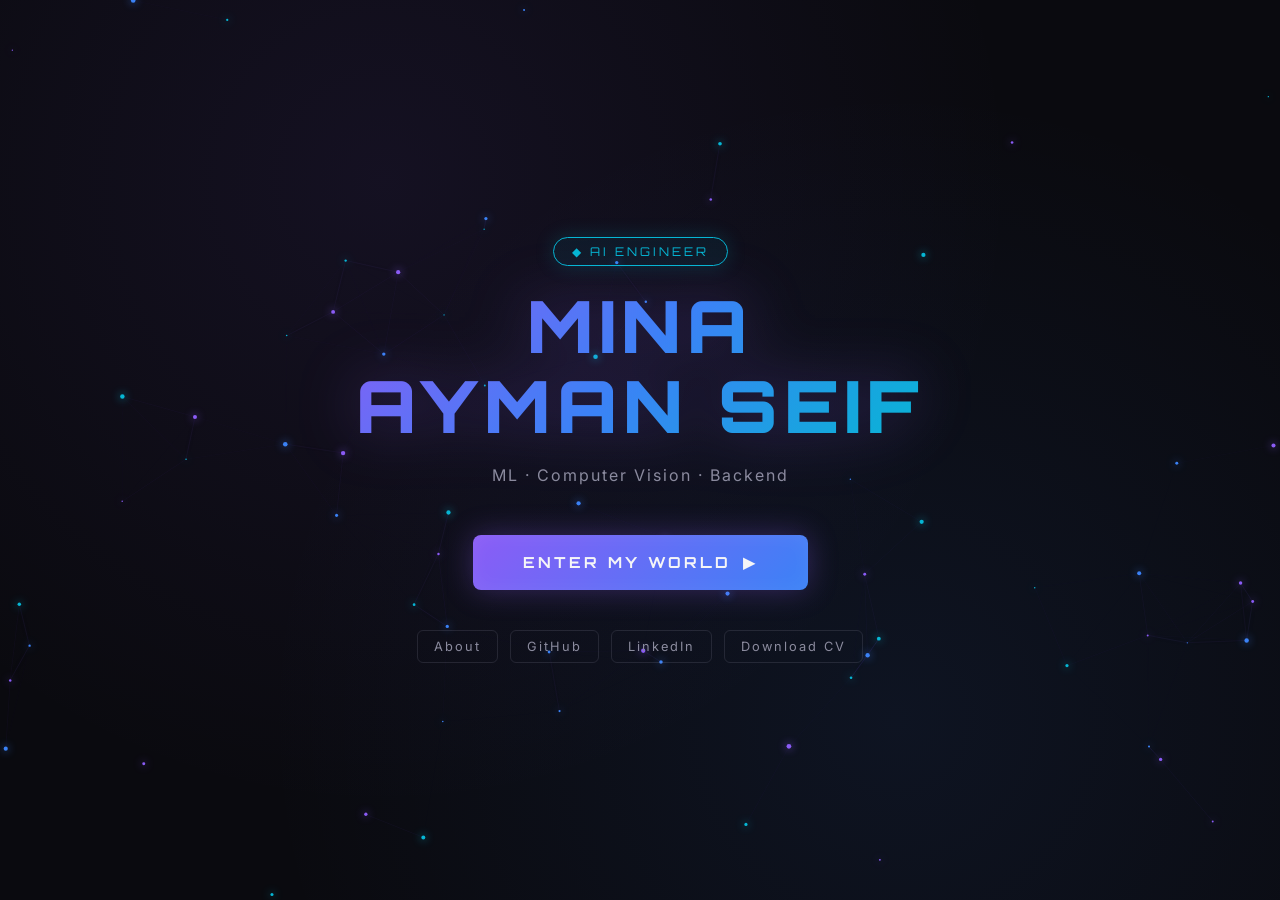
<file: frontend/index.html>
<!DOCTYPE html>
<html lang="en">

<head>
  <meta charset="UTF-8">
  <meta name="viewport" content="width=device-width, initial-scale=1.0">
  <title>Mina Ayman Seif | AI Engineer</title>

  <!-- SEO -->
  <meta name="description"
    content="Mina Ayman Seif — AI Engineer specializing in Machine Learning, Computer Vision, and Backend Development. Interactive 3D portfolio.">
  <meta name="author" content="Mina Ayman Seif">
  <meta name="keywords"
    content="AI Engineer, Machine Learning, Computer Vision, Deep Learning, Python, FastAPI, Three.js, Portfolio">

  <!-- Open Graph -->
  <meta property="og:title" content="Mina Ayman Seif | AI Engineer">
  <meta property="og:description" content="Interactive 3D Portfolio — Explore my world of AI projects">
  <meta property="og:type" content="website">
  <meta property="og:url" content="https://portfolio-game-frontend.vercel.app/">
  <meta property="og:image" content="https://portfolio-game-frontend.vercel.app/preview.png">

  <!-- Twitter -->
  <meta name="twitter:card" content="summary_large_image">
  <meta name="twitter:title" content="Mina Ayman Seif | AI Engineer">
  <meta name="twitter:description" content="Interactive 3D Portfolio — Explore my world of AI projects">

  <!-- Theme Color -->
  <meta name="theme-color" content="#0A0A0F">

  <!-- Favicon -->
  <link rel="icon" type="image/svg+xml" href="favicon.svg">
  <link rel="manifest" href="manifest.json">

  <!-- Google Fonts -->
  <link rel="preconnect" href="https://fonts.googleapis.com">
  <link href="https://fonts.googleapis.com/css2?family=Orbitron:wght@700;900&family=Inter:wght@300;400;600&display=swap"
    rel="stylesheet">

  <!-- CSS -->
  <link rel="stylesheet" href="css/style.css">
</head>

<body>

  <main class="landing">
    <canvas id="particles"></canvas>

    <div class="content">
      <div class="badge">◆ AI ENGINEER</div>

      <h1 class="name">MINA<br>AYMAN SEIF</h1>

      <p class="subtitle">
        ML · Computer Vision · Backend
      </p>

      <button id="enterBtn" class="enter-btn">
        <span>ENTER MY WORLD</span>
        <span class="btn-icon">▶</span>
      </button>

      <div class="socials">
        <a href="about.html">About</a>
        <a href="https://github.com/MinaAyman123" target="_blank" rel="noopener">GitHub</a>
        <a href="https://www.linkedin.com/in/mina-aiman-0629a42b1/" target="_blank" rel="noopener">LinkedIn</a>
        <a href="cv.pdf" download="Mina_Ayman_CV.pdf">Download CV</a>
      </div>
    </div>
  </main>

  <script src="js/main.js"></script>
</body>

</html>
</file>
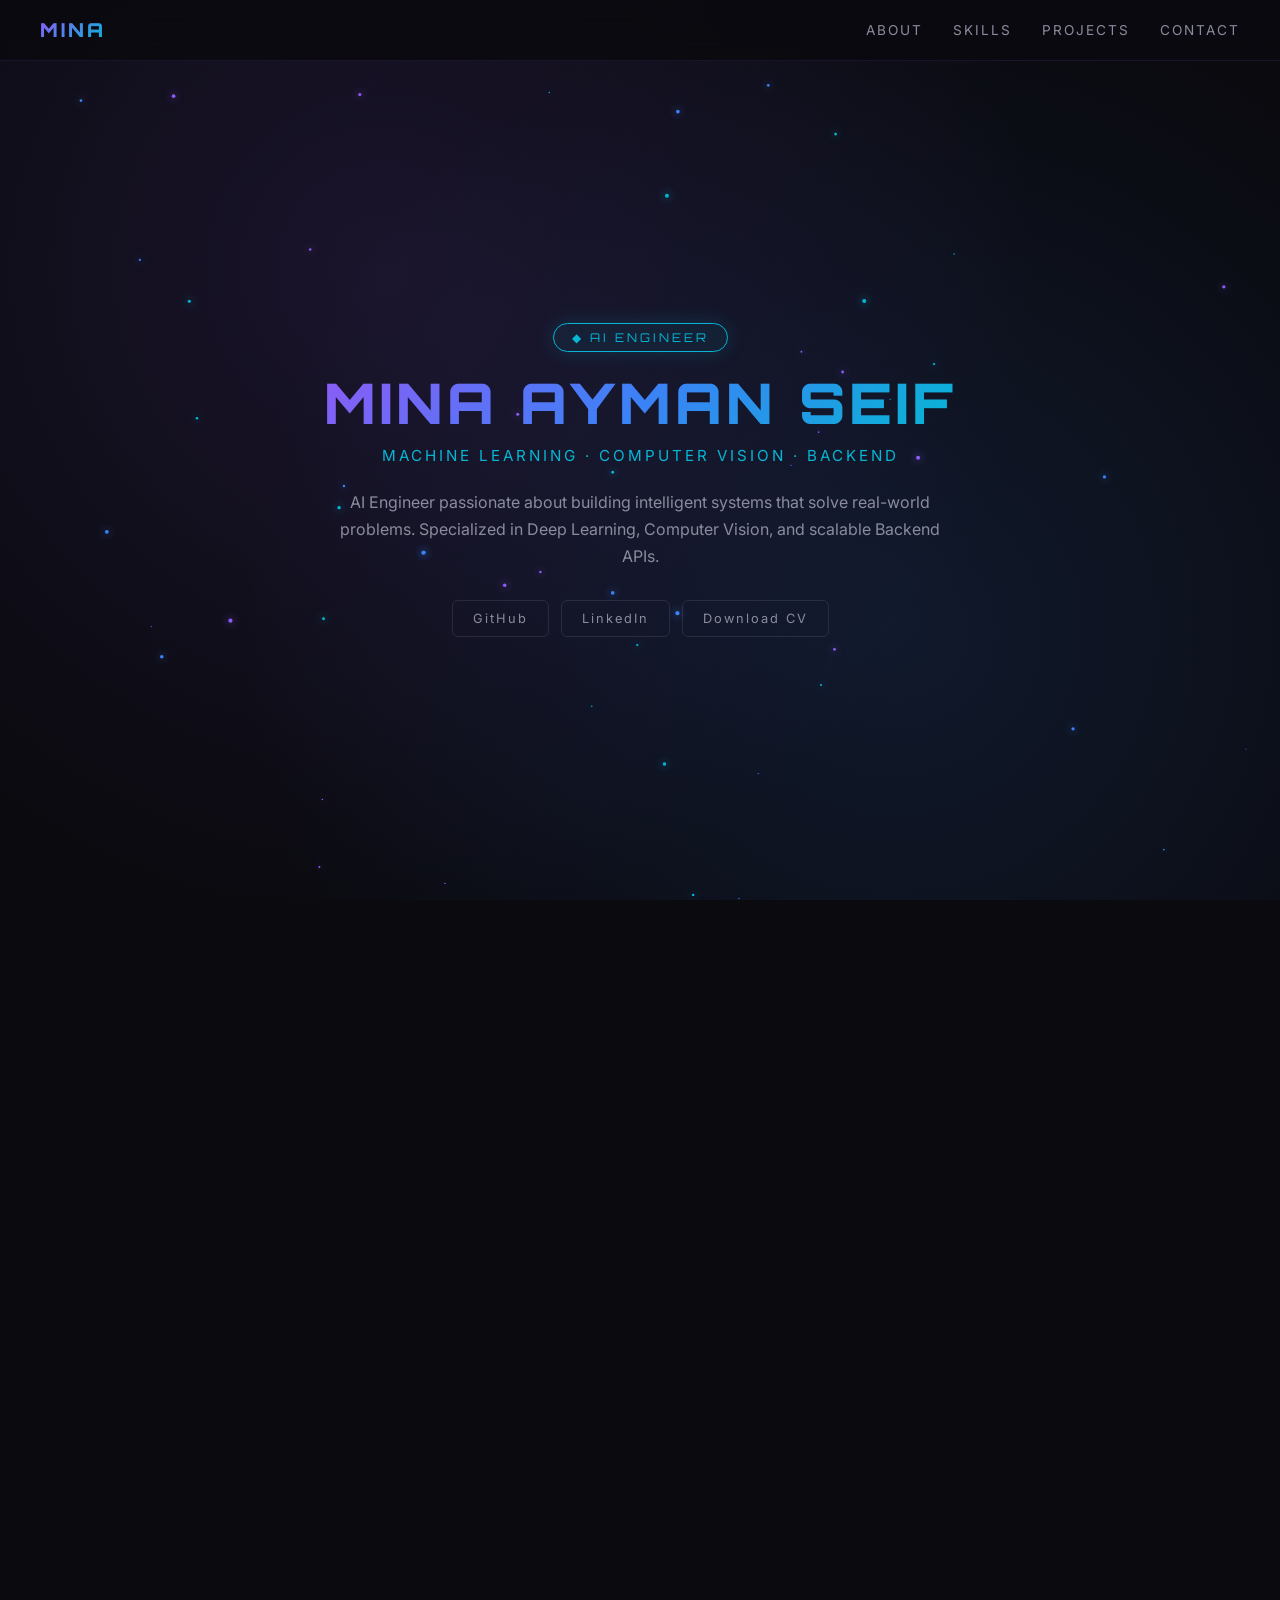
<file: frontend/about.html>
<!DOCTYPE html>
<html lang="en">

<head>
    <meta charset="UTF-8">
    <meta name="viewport" content="width=device-width, initial-scale=1.0">
    <title>About | Mina Ayman</title>
    <meta name="description"
        content="About Mina Ayman Seif — AI Engineer with expertise in Machine Learning, Computer Vision, and Backend Development.">
    <meta name="theme-color" content="#0A0A0F">
    
        <link rel="preconnect" href="https://fonts.googleapis.com">
    <link
        href="https://fonts.googleapis.com/css2?family=Orbitron:wght@400;700;900&family=Inter:wght@300;400;600;700&display=swap"
        rel="stylesheet">
    <link rel="icon" type="image/svg+xml" href="favicon.svg">
    <link rel="stylesheet" href="css/style.css">
    <link rel="stylesheet" href="css/about.css">
</head>

<body class="about-page">

    <!-- ===== NAVBAR ===== -->
    <nav class="navbar">
        <a href="index.html" class="nav-logo">MINA</a>
        <div class="nav-links">
            <a href="#about">About</a>
            <a href="#skills">Skills</a>
            <a href="#projects">Projects</a>
            <a href="#contact">Contact</a>
        </div>
    </nav>

    <!-- ===== HERO ===== -->
    <section class="about-hero">
        <canvas id="particles"></canvas>
        <div class="hero-content">
            <div class="badge">◆ AI ENGINEER</div>
            <h1 class="hero-name">MINA AYMAN SEIF</h1>
            <p class="hero-role">Machine Learning · Computer Vision · Backend</p>
            <p class="hero-bio">
                AI Engineer passionate about building intelligent systems that solve real-world problems.
                Specialized in Deep Learning, Computer Vision, and scalable Backend APIs.
            </p>

            <div class="hero-socials">
                <a href="https://github.com/MinaAyman123" target="_blank" rel="noopener">GitHub</a>
                <a href="https://www.linkedin.com/in/mina-aiman-0629a42b1/" target="_blank" rel="noopener">LinkedIn</a>
                <a href="cv.pdf" download="Mina_Ayman_CV.pdf">Download CV</a>
            </div>
        </div>
    </section>

    <!-- ===== SKILLS ===== -->
    <section id="skills" class="section">
        <h2 class="section-title">Skills</h2>
        <div id="skillsGrid" class="skills-grid">
            <div class="loading-state">Loading skills...</div>
        </div>
    </section>

    <!-- ===== PROJECTS ===== -->
    <section id="projects" class="section">
        <h2 class="section-title">Projects</h2>
        <div id="projectsGrid" class="projects-grid">
            <div class="loading-state">Loading projects...</div>
        </div>
    </section>

    <!-- ===== CONTACT ===== -->
    <section id="contact" class="section">
        <h2 class="section-title">Get In Touch</h2>
        <form id="contactForm" class="contact-form">
            <input type="text" name="name" placeholder="Your Name" required>
            <input type="email" name="email" placeholder="Your Email" required>
            <textarea name="message" placeholder="Your Message" rows="5" required></textarea>
            <button type="submit" class="submit-btn">Send Message</button>
            <p id="formStatus" class="form-status"></p>
        </form>
    </section>

    <!-- ===== FOOTER ===== -->
    <footer class="footer">
        <p>© 2026 Mina Ayman Seif — Built with ❤️</p>
    </footer>

    <script src="js/about.js"></script>
</body>

</html>
</file>
<file: frontend/css/style.css>
/* ============ RESET ============ */
* {
  margin: 0;
  padding: 0;
  box-sizing: border-box;
}

/* ============ COLORS ============ */
:root {
  --purple: #8B5CF6;
  --blue:   #3B82F6;
  --cyan:   #06B6D4;
  --bg-0:   #0A0A0F;
  --text:   #F5F5F7;
  --muted:  #8B8B9E;
}

/* ============ BASE ============ */
html, body {
  height: 100%;
  background: var(--bg-0);
  color: var(--text);
  font-family: 'Inter', sans-serif;
  overflow: hidden;
}

/* ============ LANDING ============ */
.landing {
  position: fixed;
  inset: 0;
  display: flex;
  align-items: center;
  justify-content: center;
  padding: 20px;
  overflow: hidden;

  background:
    radial-gradient(circle at 30% 20%, #8B5CF615 0%, transparent 55%),
    radial-gradient(circle at 70% 80%, #3B82F615 0%, transparent 55%),
    var(--bg-0);
}

/* Badge */
.badge {
  display: inline-block;
  padding: 6px 18px;
  font-family: 'Orbitron', sans-serif;
  font-size: 12px;
  letter-spacing: 3px;
  color: var(--cyan);
  border: 1px solid var(--cyan);
  border-radius: 20px;
  background: #06B6D410;
  box-shadow: 0 0 20px #06B6D430;
}

/* Name */
.name {
  font-family: 'Orbitron', sans-serif;
  font-weight: 900;
  font-size: clamp(2.5rem, 9vw, 5.5rem);
  letter-spacing: 6px;
  line-height: 1;

  /* Gradient text */
  background: linear-gradient(135deg, #8B5CF6 0%, #3B82F6 50%, #06B6D4 100%);
  -webkit-background-clip: text;
  -webkit-text-fill-color: transparent;
  background-clip: text;

  filter: drop-shadow(0 0 30px #8B5CF650);
}

/* Subtitle */
.subtitle {
  color: var(--muted);
  font-size: clamp(0.8rem, 2vw, 1rem);
  letter-spacing: 2px;
}

/* Button */
.enter-btn {
  margin-top: 30px;
  padding: 18px 50px;
  font-family: 'Orbitron', sans-serif;
  font-size: 0.95rem;
  font-weight: 700;
  letter-spacing: 3px;
  color: var(--text);

  background: linear-gradient(135deg, #8B5CF6, #3B82F6);
  border: none;
  border-radius: 8px;
  cursor: pointer;

  box-shadow: 0 0 30px #8B5CF650, inset 0 0 20px #ffffff10;
  transition: transform 0.3s, box-shadow 0.3s;
}

.enter-btn:hover {
  transform: translateY(-3px);
  box-shadow: 0 0 50px #8B5CF690, inset 0 0 30px #ffffff20;
}

/* ============ MOBILE ============ */
@media (max-width: 600px) {
  .name { letter-spacing: 3px; }
  .enter-btn {
    padding: 14px 35px;
    font-size: 0.8rem;
  }
}

/* ============ PARTICLES CANVAS ============ */
#particles {
  position: absolute;
  inset: 0;
  width: 100%;
  height: 100%;
  z-index: 0;
}

/* المحتوى يبقى فوق الـcanvas */
.content {
  position: relative;
  z-index: 1;
  display: flex;
  flex-direction: column;
  align-items: center;
  gap: 20px;
  animation: fadeUp 0.8s ease-out;
}

@keyframes fadeUp {
  from { opacity: 0; transform: translateY(30px); }
  to   { opacity: 1; transform: translateY(0); }
}

/* ضبط حجم الاسم عشان سطرين */
.name {
  font-size: clamp(2rem, 7vw, 4.5rem);
  text-align: center;
  line-height: 1.1;
}

/* ============ SOCIAL LINKS ============ */
.socials {
  display: flex;
  justify-content: center;
  align-items: center;
  gap: 12px;
  margin-top: 20px;
  flex-wrap: wrap;
}

.socials a {
  color: var(--muted);
  text-decoration: none;
  font-size: 0.8rem;
  letter-spacing: 2px;
  padding: 8px 16px;
  border: 1px solid #8B8B9E30;
  border-radius: 6px;
  transition: all 0.3s ease;
  position: relative;
}

.socials a::after {
  content: "";
  position: absolute;
  inset: 0;
  border-radius: 6px;
  background: linear-gradient(135deg, #8B5CF6, #3B82F6);
  opacity: 0;
  transition: opacity 0.3s;
  z-index: -1;
}

.socials a:hover {
  color: var(--text);
  border-color: transparent;
  transform: translateY(-2px);
  box-shadow: 0 0 20px #8B5CF650;
}

.socials a:hover::after {
  opacity: 1;
}

/* ============ BUTTON ANIMATION ============ */
.enter-btn {
  display: inline-flex;
  align-items: center;
  gap: 12px;
  position: relative;
  overflow: hidden;
}

/* نبض خفيف */
@keyframes pulse {
  0%, 100% {
    box-shadow: 0 0 30px #8B5CF650, inset 0 0 20px #ffffff10;
  }
  50% {
    box-shadow: 0 0 50px #8B5CF690, inset 0 0 30px #ffffff20;
  }
}

.enter-btn {
  animation: pulse 2.5s ease-in-out infinite;
}

.enter-btn:hover {
  animation: none;
}

/* الأيقونة تتحرك */
.btn-icon {
  display: inline-block;
  transition: transform 0.3s;
}

.enter-btn:hover .btn-icon {
  transform: translateX(6px);
}


/* ============================================ */
/*              LOADING SCREEN                  */
/* ============================================ */
.loading {
  position: fixed;
  inset: 0;
  z-index: 100;
  background: var(--bg-0);

  display: flex;
  flex-direction: column;
  align-items: center;
  justify-content: center;
  gap: 28px;

  /* خلفية + إضاءة خفيفة */
  background:
    radial-gradient(circle at 50% 50%, #8B5CF615 0%, transparent 60%),
    var(--bg-0);

  animation: fadeIn 0.4s ease-out;
}

@keyframes fadeIn {
  from { opacity: 0; }
  to   { opacity: 1; }
}

/* الدائرة اللي بتلف */
.loader-ring {
  width: 80px;
  height: 80px;
  border-radius: 50%;
  border: 3px solid #8B5CF625;
  border-top-color: #8B5CF6;
  border-right-color: #3B82F6;
  animation: spin 1s linear infinite;
  box-shadow:
    0 0 30px #8B5CF640,
    inset 0 0 20px #8B5CF620;
}

@keyframes spin {
  to { transform: rotate(360deg); }
}

/* النص */
.loading-text {
  font-family: 'Orbitron', sans-serif;
  font-size: 0.85rem;
  letter-spacing: 4px;
  color: var(--muted);
  text-transform: uppercase;
  animation: pulseText 1.8s ease-in-out infinite;
}

@keyframes pulseText {
  0%, 100% { opacity: 0.5; }
  50%      { opacity: 1; }
}

/* Progress Bar */
.progress-bar {
  width: 300px;
  max-width: 75vw;
  height: 4px;
  background: #1A1A25;
  border-radius: 4px;
  overflow: hidden;
  box-shadow: inset 0 0 10px #00000080;
}

.progress-fill {
  height: 100%;
  width: 0%;
  background: linear-gradient(90deg, #8B5CF6, #3B82F6, #06B6D4);
  border-radius: 4px;
  box-shadow: 0 0 15px #8B5CF6;
  transition: width 0.3s ease;
}

/* النسبة المئوية */
.progress-text {
  font-family: 'Orbitron', sans-serif;
  font-size: 0.8rem;
  letter-spacing: 3px;
  color: var(--cyan);
}

/* ============================================ */
/*              UNITY WRAPPER                   */
/* ============================================ */
.unity-wrapper {
  position: fixed;
  inset: 0;
  z-index: 200;
  background: #000;
}

#unity-canvas {
  width: 100%;
  height: 100%;
  display: block;
}

.hud-btn {
  position: absolute;
  top: 20px;
  right: 20px;
  padding: 10px 18px;
  background: #12121Acc;
  color: var(--text);
  border: 1px solid #8B5CF660;
  border-radius: 6px;
  font-family: 'Orbitron', sans-serif;
  font-size: 0.75rem;
  letter-spacing: 2px;
  cursor: pointer;
  backdrop-filter: blur(10px);
  transition: all 0.3s;
  z-index: 10;
}

.hud-btn:hover {
  background: #8B5CF6;
  border-color: #8B5CF6;
}

/* ============================================ */
/*              HELPERS                         */
/* ============================================ */
.hidden {
  display: none !important;
}

.landing.hide {
  opacity: 0;
  transform: scale(1.05);
  pointer-events: none;
  transition: opacity 0.6s, transform 0.6s;
}

/* ============================================ */
/*              PROGRESS BAR                     */
/* ============================================ */
.progress-bar {
  width: 300px;
  max-width: 75vw;
  height: 4px;
  background: #1A1A25;
  border-radius: 4px;
  overflow: hidden;
  box-shadow: inset 0 0 10px #00000080;
  margin-top: 10px;
}

.progress-fill {
  height: 100%;
  width: 0%;
  background: linear-gradient(90deg, #8B5CF6, #3B82F6, #06B6D4);
  border-radius: 4px;
  box-shadow: 0 0 15px #8B5CF6;
  transition: width 0.2s ease;
}

.progress-text {
  font-family: 'Orbitron', sans-serif;
  font-size: 0.75rem;
  letter-spacing: 3px;
  color: var(--cyan);
  margin-top: 4px;
}

/* ============================================ */
/*              CLICK TO START                   */
/* ============================================ */
.click-to-start {
  position: fixed;
  inset: 0;
  z-index: 60;
  display: flex;
  align-items: center;
  justify-content: center;
  background: #0A0A0Fcc;
  backdrop-filter: blur(6px);
  cursor: pointer;
  animation: fadeIn 0.3s ease-out;
}

.click-to-start.hidden {
  display: none;
}

.click-to-start-content {
  text-align: center;
  padding: 40px 60px;
  border: 1px solid #8B5CF640;
  border-radius: 16px;
  background: #12121Acc;
  box-shadow: 0 0 50px #8B5CF640;
}

.click-to-start h2 {
  font-family: 'Orbitron', sans-serif;
  font-size: 1.6rem;
  letter-spacing: 4px;
  background: linear-gradient(135deg, #8B5CF6, #06B6D4);
  -webkit-background-clip: text;
  -webkit-text-fill-color: transparent;
  background-clip: text;
  margin-bottom: 16px;
}

.click-to-start p {
  color: var(--muted);
  font-size: 0.9rem;
  letter-spacing: 1px;
}

@keyframes fadeIn {
  from { opacity: 0; }
  to   { opacity: 1; }
}

body.playing {
  cursor: none;
}
</file>
<file: frontend/css/about.css>
/* ============================================ */
/*                  NAVBAR                      */
/* ============================================ */
.navbar {
  position: fixed;
  top: 0;
  left: 0;
  right: 0;
  z-index: 50;
  display: flex;
  justify-content: space-between;
  align-items: center;
  padding: 18px 40px;
  background: #0A0A0Fee;
  backdrop-filter: blur(12px);
  border-bottom: 1px solid #8B5CF620;
}

.nav-logo {
  font-family: 'Orbitron', sans-serif;
  font-weight: 900;
  font-size: 1.2rem;
  letter-spacing: 3px;
  background: linear-gradient(135deg, #8B5CF6, #06B6D4);
  -webkit-background-clip: text;
  -webkit-text-fill-color: transparent;
  background-clip: text;
  text-decoration: none;
}

.nav-links {
  display: flex;
  gap: 30px;
}

.nav-links a {
  color: var(--muted);
  text-decoration: none;
  font-size: 0.85rem;
  letter-spacing: 2px;
  text-transform: uppercase;
  transition: color 0.3s;
  position: relative;
}

.nav-links a::after {
  content: "";
  position: absolute;
  bottom: -6px;
  left: 0;
  right: 0;
  height: 2px;
  background: linear-gradient(90deg, #8B5CF6, #06B6D4);
  transform: scaleX(0);
  transition: transform 0.3s;
}

.nav-links a:hover {
  color: var(--text);
}

.nav-links a:hover::after {
  transform: scaleX(1);
}

/* ============================================ */
/*                 ABOUT HERO                   */
/* ============================================ */
.about-page {
  overflow-y: auto;
  overflow-x: hidden;
}

.about-hero {
  position: relative;
  min-height: 100vh;
  display: flex;
  align-items: center;
  justify-content: center;
  padding: 120px 20px 60px;
  background:
    radial-gradient(circle at 30% 30%, #8B5CF620 0%, transparent 60%),
    radial-gradient(circle at 70% 70%, #3B82F620 0%, transparent 60%),
    var(--bg-0);
  overflow: hidden;
}

.about-hero #particles {
  position: absolute;
  inset: 0;
  z-index: 0;
}

.hero-content {
  position: relative;
  z-index: 1;
  text-align: center;
  max-width: 800px;
  animation: fadeUp 0.8s ease-out;
}

@keyframes fadeUp {
  from { opacity: 0; transform: translateY(30px); }
  to   { opacity: 1; transform: translateY(0); }
}

.hero-name {
  font-family: 'Orbitron', sans-serif;
  font-weight: 900;
  font-size: clamp(2rem, 6vw, 3.5rem);
  letter-spacing: 4px;
  background: linear-gradient(135deg, #8B5CF6, #3B82F6, #06B6D4);
  -webkit-background-clip: text;
  -webkit-text-fill-color: transparent;
  background-clip: text;
  margin: 20px 0 12px;
  line-height: 1.1;
}

.hero-role {
  color: var(--cyan);
  font-size: 0.95rem;
  letter-spacing: 3px;
  text-transform: uppercase;
  margin-bottom: 24px;
}

.hero-bio {
  color: var(--muted);
  font-size: 1rem;
  line-height: 1.7;
  max-width: 600px;
  margin: 0 auto 30px;
}

.hero-socials {
  display: flex;
  justify-content: center;
  gap: 12px;
  flex-wrap: wrap;
}

.hero-socials a {
  color: var(--muted);
  text-decoration: none;
  font-size: 0.8rem;
  letter-spacing: 2px;
  padding: 10px 20px;
  border: 1px solid #8B8B9E30;
  border-radius: 6px;
  transition: all 0.3s;
}

.hero-socials a:hover {
  color: var(--text);
  border-color: #8B5CF6;
  background: #8B5CF620;
  transform: translateY(-2px);
  box-shadow: 0 0 20px #8B5CF650;
}

/* ============================================ */
/*                 SECTIONS                     */
/* ============================================ */
.section {
  padding: 80px 40px;
  max-width: 1200px;
  margin: 0 auto;
}

.section-title {
  font-family: 'Orbitron', sans-serif;
  font-size: clamp(1.5rem, 4vw, 2.2rem);
  letter-spacing: 4px;
  text-align: center;
  margin-bottom: 50px;
  background: linear-gradient(135deg, #8B5CF6, #06B6D4);
  -webkit-background-clip: text;
  -webkit-text-fill-color: transparent;
  background-clip: text;
}

.loading-state {
  grid-column: 1 / -1;
  text-align: center;
  color: var(--muted);
  padding: 40px;
  font-style: italic;
}

/* ============================================ */
/*                 SKILLS                       */
/* ============================================ */
.skills-grid {
  display: grid;
  grid-template-columns: repeat(auto-fill, minmax(240px, 1fr));
  gap: 20px;
}

.skill-card {
  background: linear-gradient(135deg, #12121A, #1A1A25);
  border: 1px solid #8B5CF630;
  border-radius: 10px;
  padding: 20px;
  transition: all 0.3s;
  position: relative;
  overflow: hidden;
}

.skill-card::before {
  content: "";
  position: absolute;
  top: 0;
  left: 0;
  right: 0;
  height: 2px;
  background: linear-gradient(90deg, #8B5CF6, #06B6D4);
  transform: scaleX(0);
  transition: transform 0.4s;
}

.skill-card:hover {
  transform: translateY(-4px);
  border-color: #8B5CF660;
  box-shadow: 0 10px 30px #8B5CF630;
}

.skill-card:hover::before {
  transform: scaleX(1);
}

.skill-header {
  display: flex;
  justify-content: space-between;
  align-items: center;
  margin-bottom: 12px;
}

.skill-category {
  font-size: 0.7rem;
  letter-spacing: 2px;
  color: var(--cyan);
  text-transform: uppercase;
}

.skill-level {
  font-family: 'Orbitron', sans-serif;
  font-size: 0.85rem;
  color: var(--purple);
  font-weight: 700;
}

.skill-name {
  font-size: 1.05rem;
  font-weight: 600;
  margin-bottom: 12px;
  color: var(--text);
}

.skill-bar {
  height: 4px;
  background: #0A0A0F;
  border-radius: 4px;
  overflow: hidden;
}

.skill-bar-fill {
  height: 100%;
  background: linear-gradient(90deg, #8B5CF6, #06B6D4);
  border-radius: 4px;
  width: 0%;
  transition: width 1s ease-out;
  box-shadow: 0 0 10px #8B5CF6;
}

/* ============================================ */
/*                 PROJECTS                     */
/* ============================================ */
.projects-grid {
  display: grid;
  grid-template-columns: repeat(auto-fill, minmax(320px, 1fr));
  gap: 24px;
}

.project-card {
  background: linear-gradient(135deg, #12121A, #1A1A25);
  border: 1px solid #8B5CF630;
  border-radius: 12px;
  padding: 26px;
  transition: all 0.3s;
  display: flex;
  flex-direction: column;
  gap: 16px;
  position: relative;
  overflow: hidden;
}

.project-card::before {
  content: "";
  position: absolute;
  inset: 0;
  background: linear-gradient(135deg, #8B5CF605, #06B6D405);
  opacity: 0;
  transition: opacity 0.3s;
}

.project-card:hover {
  transform: translateY(-6px);
  border-color: #8B5CF660;
  box-shadow: 0 15px 40px #8B5CF630;
}

.project-card:hover::before {
  opacity: 1;
}

.project-name {
  font-family: 'Orbitron', sans-serif;
  font-size: 1.15rem;
  letter-spacing: 1px;
  color: var(--text);
  position: relative;
  z-index: 1;
}

.project-desc {
  color: var(--muted);
  font-size: 0.9rem;
  line-height: 1.6;
  position: relative;
  z-index: 1;
}

.project-tech {
  display: flex;
  flex-wrap: wrap;
  gap: 8px;
  position: relative;
  z-index: 1;
}

.tech-tag {
  font-size: 0.7rem;
  letter-spacing: 1px;
  padding: 5px 12px;
  background: #8B5CF615;
  color: var(--purple);
  border: 1px solid #8B5CF640;
  border-radius: 20px;
}

.project-metrics {
  display: flex;
  gap: 20px;
  padding-top: 14px;
  border-top: 1px solid #8B5CF620;
  position: relative;
  z-index: 1;
}

.metric {
  display: flex;
  flex-direction: column;
  gap: 3px;
}

.metric-label {
  font-size: 0.65rem;
  letter-spacing: 1px;
  color: var(--muted);
  text-transform: uppercase;
}

.metric-value {
  font-family: 'Orbitron', sans-serif;
  font-size: 0.95rem;
  color: var(--cyan);
  font-weight: 700;
}

.project-link {
  display: inline-flex;
  align-items: center;
  gap: 8px;
  color: var(--cyan);
  text-decoration: none;
  font-size: 0.8rem;
  letter-spacing: 2px;
  text-transform: uppercase;
  padding-top: 10px;
  position: relative;
  z-index: 1;
  transition: gap 0.3s;
}

.project-link:hover {
  gap: 14px;
  color: var(--purple);
}

/* ============================================ */
/*                 CONTACT                      */
/* ============================================ */
.contact-form {
  max-width: 550px;
  margin: 0 auto;
  display: flex;
  flex-direction: column;
  gap: 16px;
}

.contact-form input,
.contact-form textarea {
  background: #12121A;
  border: 1px solid #8B5CF630;
  border-radius: 8px;
  padding: 14px 18px;
  color: var(--text);
  font-family: 'Inter', sans-serif;
  font-size: 0.95rem;
  outline: none;
  transition: all 0.3s;
}

.contact-form input:focus,
.contact-form textarea:focus {
  border-color: #8B5CF6;
  box-shadow: 0 0 20px #8B5CF630;
}

.contact-form textarea {
  resize: vertical;
  min-height: 120px;
}

.submit-btn {
  padding: 16px;
  background: linear-gradient(135deg, #8B5CF6, #3B82F6);
  color: var(--text);
  border: none;
  border-radius: 8px;
  font-family: 'Orbitron', sans-serif;
  font-size: 0.9rem;
  letter-spacing: 3px;
  cursor: pointer;
  transition: all 0.3s;
  box-shadow: 0 0 20px #8B5CF640;
}

.submit-btn:hover {
  transform: translateY(-2px);
  box-shadow: 0 0 35px #8B5CF680;
}

.submit-btn:disabled {
  opacity: 0.6;
  cursor: not-allowed;
  transform: none;
}

.form-status {
  text-align: center;
  font-size: 0.9rem;
  letter-spacing: 1px;
  padding: 10px;
  border-radius: 6px;
}

.form-status.success {
  color: #10B981;
  background: #10B98115;
  border: 1px solid #10B98140;
}

.form-status.error {
  color: #EF4444;
  background: #EF444415;
  border: 1px solid #EF444440;
}

/* ============================================ */
/*                 FOOTER                       */
/* ============================================ */
.footer {
  padding: 30px;
  text-align: center;
  color: var(--muted);
  font-size: 0.85rem;
  border-top: 1px solid #8B5CF620;
  margin-top: 60px;
}

/* ============================================ */
/*              RESPONSIVE                      */
/* ============================================ */
@media (max-width: 768px) {
  .navbar {
    padding: 14px 20px;
  }
  .nav-links {
    gap: 16px;
  }
  .nav-links a {
    font-size: 0.7rem;
    letter-spacing: 1px;
  }
  .section {
    padding: 60px 20px;
  }
  .projects-grid {
    grid-template-columns: 1fr;
  }
}
</file>
